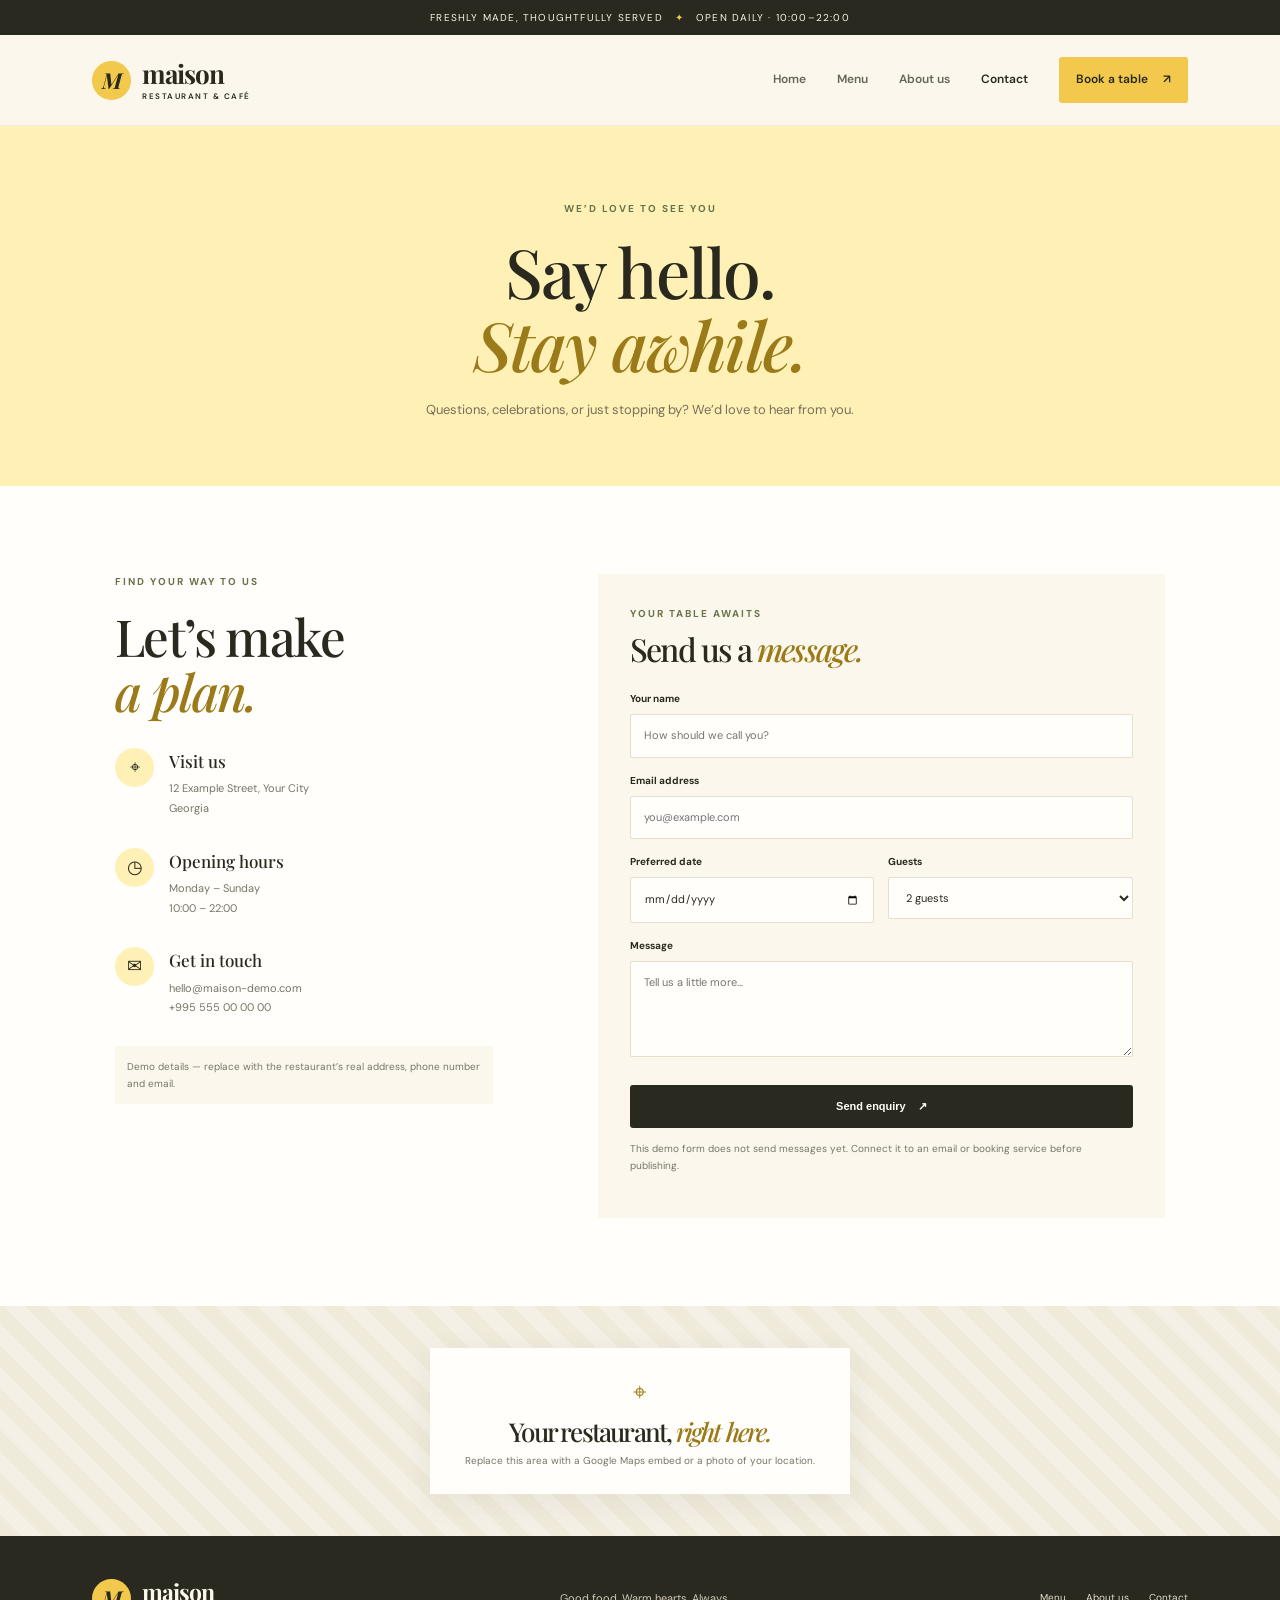
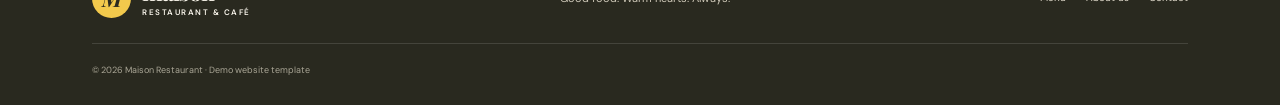
<file: contact.html>
<!DOCTYPE html>
<html lang="en">
<head><meta charset="UTF-8"><meta name="viewport" content="width=device-width, initial-scale=1.0"><meta name="description" content="Contact Maison Restaurant or enquire about a table."><title>Contact — Maison Restaurant</title><link rel="stylesheet" href="style.css"></head>
<body>
  <div class="topbar">Freshly made, thoughtfully served <span>✦</span> Open daily · 10:00–22:00</div>
  <header class="site-header"><a class="brand" href="index.html"><span class="brand-mark">M</span><span>maison<small>RESTAURANT & CAFÉ</small></span></a><button class="nav-toggle" aria-label="Open navigation" aria-expanded="false">☰</button><nav class="nav-links"><a href="index.html">Home</a><a href="menu.html">Menu</a><a href="about us.html">About us</a><a class="active" href="contact.html">Contact</a><a class="nav-cta" href="#reservation">Book a table <span>↗</span></a></nav></header>
  <main>
    <section class="page-hero"><p class="eyebrow">WE’D LOVE TO SEE YOU</p><h1>Say hello.<br><em>Stay awhile.</em></h1><p>Questions, celebrations, or just stopping by? We’d love to hear from you.</p><div class="page-hero-shape"></div></section>
    <section class="contact-layout section-pad" id="reservation">
      <div class="contact-details"><p class="eyebrow">FIND YOUR WAY TO US</p><h2>Let’s make<br><em>a plan.</em></h2><div class="contact-block"><span class="contact-icon">⌖</span><div><h3>Visit us</h3><p>12 Example Street, Your City<br>Georgia</p></div></div><div class="contact-block"><span class="contact-icon">◷</span><div><h3>Opening hours</h3><p>Monday – Sunday<br>10:00 – 22:00</p></div></div><div class="contact-block"><span class="contact-icon">✉</span><div><h3>Get in touch</h3><p>hello@maison-demo.com<br>+995 555 00 00 00</p></div></div><p class="contact-hint">Demo details — replace with the restaurant’s real address, phone number and email.</p></div>
      <form class="contact-form" id="contactForm"><p class="eyebrow">YOUR TABLE AWAITS</p><h2>Send us a <em>message.</em></h2><label for="name">Your name</label><input id="name" name="name" type="text" placeholder="How should we call you?" required><label for="email">Email address</label><input id="email" name="email" type="email" placeholder="you@example.com" required><div class="form-row"><div><label for="date">Preferred date</label><input id="date" name="date" type="date"></div><div><label for="guests">Guests</label><select id="guests" name="guests"><option>1 guest</option><option selected>2 guests</option><option>3 guests</option><option>4 guests</option><option>5+ guests</option></select></div></div><label for="message">Message</label><textarea id="message" name="message" rows="4" placeholder="Tell us a little more..."></textarea><button class="button button-dark form-submit" type="submit">Send enquiry <span>↗</span></button><p class="form-note">This demo form does not send messages yet. Connect it to an email or booking service before publishing.</p><p class="form-feedback" id="formFeedback" aria-live="polite"></p></form>
    </section>
    <section class="map-placeholder"><div><span>⌖</span><h2>Your restaurant, <em>right here.</em></h2><p>Replace this area with a Google Maps embed or a photo of your location.</p></div></section>
  </main>
  <footer class="site-footer"><a class="brand brand-footer" href="index.html"><span class="brand-mark">M</span><span>maison<small>RESTAURANT & CAFÉ</small></span></a><p>Good food. Warm hearts. Always.</p><div class="footer-links"><a href="menu.html">Menu</a><a href="about us.html">About us</a><a href="contact.html">Contact</a></div><small>© 2026 Maison Restaurant · Demo website template</small></footer><script src="script.js"></script>
</body></html>
</file>
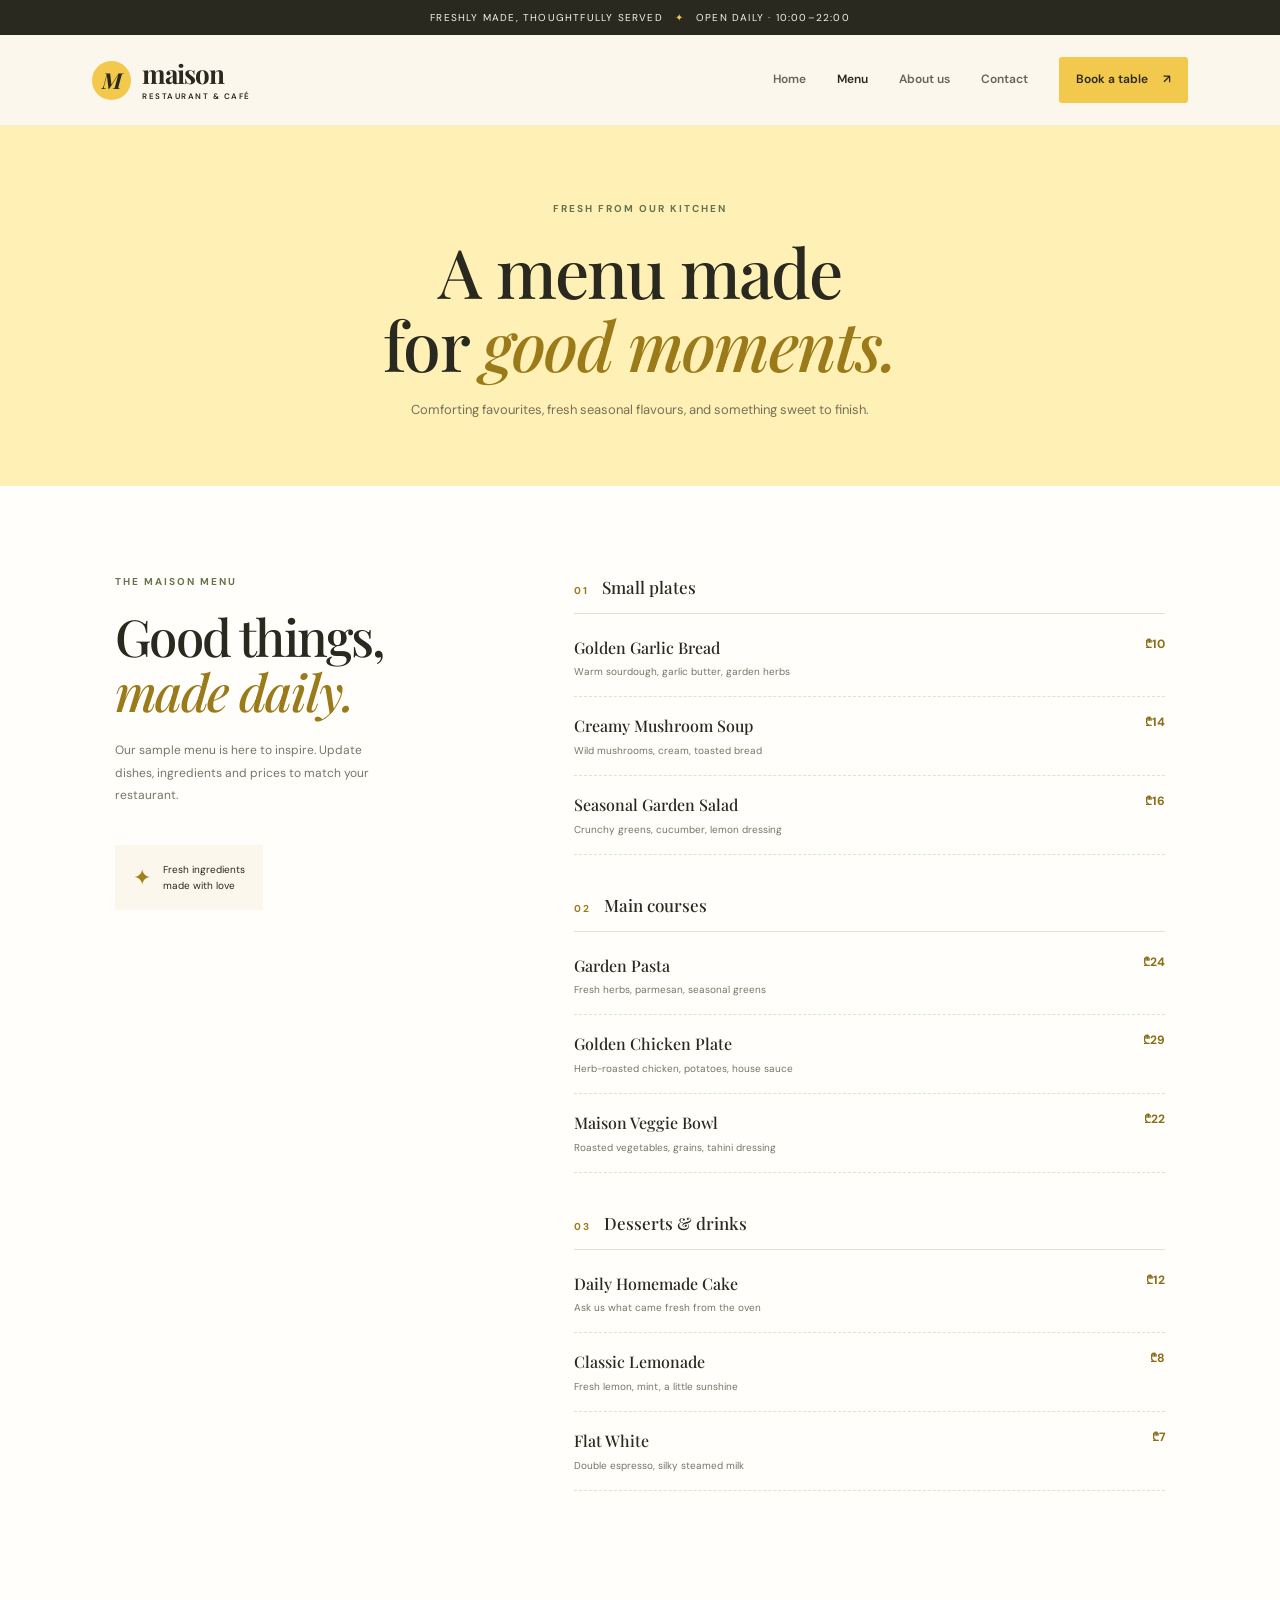
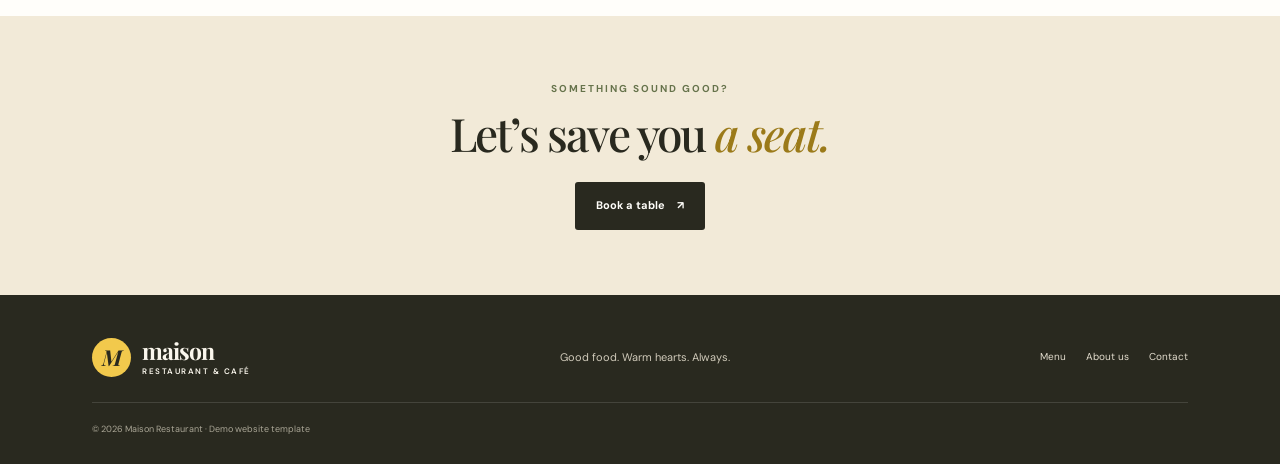
<file: menu.html>
<!DOCTYPE html>
<html lang="en">
<head><meta charset="UTF-8"><meta name="viewport" content="width=device-width, initial-scale=1.0"><meta name="description" content="Explore the Maison restaurant menu."><title>Menu — Maison Restaurant</title><link rel="stylesheet" href="style.css"></head>
<body>
  <div class="topbar">Freshly made, thoughtfully served <span>✦</span> Open daily · 10:00–22:00</div>
  <header class="site-header"><a class="brand" href="index.html"><span class="brand-mark">M</span><span>maison<small>RESTAURANT & CAFÉ</small></span></a><button class="nav-toggle" aria-label="Open navigation" aria-expanded="false">☰</button><nav class="nav-links"><a href="index.html">Home</a><a class="active" href="menu.html">Menu</a><a href="about us.html">About us</a><a href="contact.html">Contact</a><a class="nav-cta" href="contact.html#reservation">Book a table <span>↗</span></a></nav></header>
  <main>
    <section class="page-hero"><p class="eyebrow">FRESH FROM OUR KITCHEN</p><h1>A menu made<br>for <em>good moments.</em></h1><p>Comforting favourites, fresh seasonal flavours, and something sweet to finish.</p><div class="page-hero-shape"></div></section>
    <section class="menu-layout section-pad">
      <div class="menu-intro"><p class="eyebrow">THE MAISON MENU</p><h2>Good things,<br><em>made daily.</em></h2><p>Our sample menu is here to inspire. Update dishes, ingredients and prices to match your restaurant.</p><div class="menu-badge">✦ <span>Fresh ingredients<br>made with love</span></div></div>
      <div class="menu-list">
        <div class="menu-category"><h3>01 <span>Small plates</span></h3>
          <article class="menu-item"><div><h4>Golden Garlic Bread</h4><p>Warm sourdough, garlic butter, garden herbs</p></div><strong>₾10</strong></article>
          <article class="menu-item"><div><h4>Creamy Mushroom Soup</h4><p>Wild mushrooms, cream, toasted bread</p></div><strong>₾14</strong></article>
          <article class="menu-item"><div><h4>Seasonal Garden Salad</h4><p>Crunchy greens, cucumber, lemon dressing</p></div><strong>₾16</strong></article>
        </div>
        <div class="menu-category"><h3>02 <span>Main courses</span></h3>
          <article class="menu-item"><div><h4>Garden Pasta</h4><p>Fresh herbs, parmesan, seasonal greens</p></div><strong>₾24</strong></article>
          <article class="menu-item"><div><h4>Golden Chicken Plate</h4><p>Herb-roasted chicken, potatoes, house sauce</p></div><strong>₾29</strong></article>
          <article class="menu-item"><div><h4>Maison Veggie Bowl</h4><p>Roasted vegetables, grains, tahini dressing</p></div><strong>₾22</strong></article>
        </div>
        <div class="menu-category"><h3>03 <span>Desserts & drinks</span></h3>
          <article class="menu-item"><div><h4>Daily Homemade Cake</h4><p>Ask us what came fresh from the oven</p></div><strong>₾12</strong></article>
          <article class="menu-item"><div><h4>Classic Lemonade</h4><p>Fresh lemon, mint, a little sunshine</p></div><strong>₾8</strong></article>
          <article class="menu-item"><div><h4>Flat White</h4><p>Double espresso, silky steamed milk</p></div><strong>₾7</strong></article>
        </div>
      </div>
    </section>
    <section class="menu-cta"><p class="eyebrow">SOMETHING SOUND GOOD?</p><h2>Let’s save you <em>a seat.</em></h2><a class="button button-dark" href="contact.html#reservation">Book a table <span>↗</span></a></section>
  </main>
  <footer class="site-footer"><a class="brand brand-footer" href="index.html"><span class="brand-mark">M</span><span>maison<small>RESTAURANT & CAFÉ</small></span></a><p>Good food. Warm hearts. Always.</p><div class="footer-links"><a href="menu.html">Menu</a><a href="about us.html">About us</a><a href="contact.html">Contact</a></div><small>© 2026 Maison Restaurant · Demo website template</small></footer><script src="script.js"></script>
</body></html>
</file>
<file: style.css>
@import url('https://fonts.googleapis.com/css2?family=DM+Sans:wght@400;500;600;700&family=Playfair+Display:ital,wght@0,500;0,600;0,700;1,500;1,600&display=swap');

:root{--cream:#fbf7ed;--cream-deep:#f2ead8;--yellow:#f2c94c;--yellow-light:#fff0b5;--ink:#29291f;--muted:#777568;--white:#fffefa;--line:#e7dfcd;--green:#66734b}
*{box-sizing:border-box;margin:0;padding:0}
html{scroll-behavior:smooth}
body{font-family:'DM Sans',sans-serif;background:var(--cream);color:var(--ink);line-height:1.6}
a{color:inherit;text-decoration:none}
img{display:block;max-width:100%;width:100%;object-fit:cover}
.topbar{min-height:35px;background:var(--ink);color:#f9f4e7;display:flex;align-items:center;justify-content:center;gap:12px;font-size:10px;letter-spacing:.12em;text-transform:uppercase;padding:7px 18px;text-align:center}
.topbar span{color:var(--yellow)}
.site-header{height:91px;padding:0 7.2%;display:flex;align-items:center;justify-content:space-between;background:var(--cream);position:relative;z-index:10;border-bottom:1px solid rgba(41,41,31,.06)}
.brand{display:flex;align-items:center;gap:11px;font-family:'Playfair Display',serif;font-size:26px;font-weight:700;letter-spacing:-1px;line-height:1}
.brand-mark{width:39px;height:39px;display:grid;place-items:center;border-radius:50%;background:var(--yellow);font-size:22px;font-style:italic}
.brand small{display:block;font-family:'DM Sans',sans-serif;font-size:8px;letter-spacing:.19em;font-weight:600;margin-top:5px}
.nav-links{display:flex;align-items:center;gap:31px;font-size:12px;font-weight:600}
.nav-links>a:not(.nav-cta){color:#666557;transition:color .2s}
.nav-links>a:hover,.nav-links>a.active{color:var(--ink)}
.nav-cta{background:var(--yellow);padding:13px 17px;border-radius:3px;color:var(--ink)}
.nav-cta span,.button span{padding-left:12px}
.nav-toggle{display:none;border:0;background:none;font-size:25px;cursor:pointer}
.hero{min-height:615px;padding:72px 7.2% 82px;display:grid;grid-template-columns:1fr 1.02fr;align-items:center;gap:6%;position:relative;overflow:hidden}
.hero-copy{padding:5px 0 0;position:relative;z-index:2}
.eyebrow{font-size:10px;letter-spacing:.2em;font-weight:700;color:var(--green);margin-bottom:19px}
.eyebrow span{display:inline-block;width:21px;height:2px;background:var(--yellow);vertical-align:middle;margin-right:8px}
h1,h2{font-family:'Playfair Display',serif;font-weight:500;line-height:1.08;letter-spacing:-1.8px}
.hero h1{font-size:clamp(50px,5.6vw,79px)}
h1 em,h2 em,.about-banner em{font-weight:500;color:#9b7a19}
.hero-text{max-width:390px;color:var(--muted);font-size:14px;line-height:1.9;margin:23px 0 27px}
.hero-actions{display:flex;align-items:center;gap:27px}
.button{display:inline-flex;align-items:center;justify-content:center;padding:15px 21px;font-size:11px;font-weight:700;border-radius:3px;transition:transform .2s,background .2s}
.button:hover{transform:translateY(-2px)}
.button-dark{background:var(--ink);color:var(--white)}
.button-dark:hover{background:#464638}
.button-light{background:var(--yellow);color:var(--ink)}
.text-link{font-size:11px;font-weight:700;border-bottom:1px solid var(--yellow);padding-bottom:5px}
.text-link span{padding-left:10px}
.hero-note{display:flex;align-items:center;gap:13px;margin-top:54px}
.avatar-stack{display:flex;align-items:center}
.avatar-stack span{width:29px;height:29px;border-radius:50%;background:var(--yellow-light);border:2px solid var(--cream);display:grid;place-items:center;font-size:12px;color:#987b2a;margin-right:-7px}
.avatar-stack span:nth-child(2){background:#e5dfc8}.avatar-stack span:nth-child(3){background:#d6ddc6}
.hero-note p{font-size:11px;line-height:1.45}.hero-note small{color:var(--muted);font-size:10px}
.hero-visual{position:relative;min-width:0}
.hero-visual>img{height:470px;border-radius:48% 48% 5px 5px;object-fit:cover;object-position:center}
.floating-card{position:absolute;left:-38px;bottom:60px;background:var(--white);padding:16px 19px;display:flex;align-items:center;gap:12px;box-shadow:0 12px 35px #39301a12;border-radius:4px}
.sun-icon{width:38px;height:38px;border-radius:50%;display:grid;place-items:center;background:var(--yellow-light);font-size:22px;color:#a18018}
.floating-card strong,.floating-card small{display:block;font-size:11px}.floating-card small{font-size:10px;color:var(--muted);margin-top:3px}
.image-caption{position:absolute;bottom:0;right:0;transform:translateY(50%);background:var(--yellow);padding:12px 18px;font-size:10px;font-weight:600}
.image-caption span{margin:0 8px}
.hero-decor{position:absolute;color:var(--yellow);font-size:43px}.decor-one{top:54px;right:46%;opacity:.7}.decor-two{bottom:45px;right:4%;font-size:25px}
.section-pad{padding:88px 9%}
.welcome{display:grid;grid-template-columns:1fr .8fr;gap:10%;align-items:center;background:var(--white)}
.section-heading h2,.section-top h2,.story-copy h2,.menu-intro h2,.contact-details h2{font-size:clamp(34px,4vw,51px)}
.welcome-copy{font-size:13px;line-height:2;color:var(--muted);max-width:440px}
.featured{padding-top:88px;padding-bottom:100px}
.section-top{display:flex;justify-content:space-between;align-items:end;margin-bottom:35px}
.section-top .eyebrow{margin-bottom:12px}
.food-grid{display:grid;grid-template-columns:repeat(3,1fr);gap:22px}
.food-card{background:var(--white);padding:10px 10px 0;border:1px solid #eee7d8}
.food-card img{height:225px}
.food-info{display:flex;justify-content:space-between;gap:10px;padding:17px 7px 20px}
.food-info h3{font-family:'Playfair Display',serif;font-size:18px;font-weight:500}
.food-info p{font-size:10px;color:var(--muted);margin-top:6px;line-height:1.6}
.food-info strong{font-size:13px;white-space:nowrap;color:#8a6d17}
.quote-band{background:var(--yellow-light);text-align:center;padding:62px 20px}
.quote-star{font-size:27px;color:#9b7a19}
.quote-band p{font-family:'Playfair Display',serif;font-size:clamp(25px,3.3vw,39px);margin:8px 0 15px}
.quote-band small{font-size:9px;letter-spacing:.2em;color:#71602c}
.visit{display:flex;justify-content:space-between;align-items:center;gap:25px;background:var(--cream-deep)}
.visit h2{font-size:clamp(38px,4vw,53px)}
.visit>div>p:last-child{font-size:12px;color:var(--muted);margin-top:17px}
.site-footer{padding:43px 7.2% 28px;display:flex;align-items:center;justify-content:space-between;gap:25px;flex-wrap:wrap;background:var(--ink);color:var(--cream)}
.brand-footer{font-size:23px}.brand-footer .brand-mark{color:var(--ink)}
.site-footer>p{font-size:11px;color:#d0caba}
.footer-links{display:flex;gap:20px;font-size:10px;color:#e3ddce}
.site-footer>small{width:100%;padding-top:19px;border-top:1px solid #ffffff20;font-size:9px;color:#aaa696}
.page-hero{min-height:320px;text-align:center;padding:75px 20px 65px;position:relative;overflow:hidden;background:var(--yellow-light)}
.page-hero .eyebrow{margin-bottom:17px}
.page-hero h1{font-size:clamp(44px,5.5vw,68px)}
.page-hero>p:not(.eyebrow){max-width:480px;margin:19px auto 0;color:#77705a;font-size:13px}
.page-hero-shape{position:absolute;right:13%;top:60px;font-size:58px;color:#e6c65b;opacity:.7}
.menu-layout{display:grid;grid-template-columns:.75fr 1.25fr;gap:10%;background:var(--white)}
.menu-intro{position:sticky;top:30px;align-self:start}
.menu-intro>p:not(.eyebrow){font-size:12px;line-height:1.9;color:var(--muted);margin-top:20px;max-width:280px}
.menu-badge{display:inline-flex;align-items:center;gap:12px;margin-top:38px;background:var(--cream);padding:15px 18px;color:#a18018;font-size:22px}
.menu-badge span{font-size:10px;line-height:1.6;color:var(--ink)}
.menu-category{margin-bottom:37px}
.menu-category h3{font-size:10px;letter-spacing:.15em;color:#9b7a19;padding-bottom:12px;border-bottom:1px solid var(--line);margin-bottom:5px}
.menu-category h3 span{color:var(--ink);font-size:17px;letter-spacing:0;font-family:'Playfair Display',serif;margin-left:10px;font-weight:500}
.menu-item{display:flex;justify-content:space-between;gap:18px;padding:16px 0;border-bottom:1px dashed var(--line)}
.menu-item h4{font-family:'Playfair Display',serif;font-size:16px;font-weight:500}
.menu-item p{font-size:10px;color:var(--muted);margin-top:4px}
.menu-item strong{font-size:12px;color:#8a6d17;white-space:nowrap}
.menu-cta{text-align:center;background:var(--cream-deep);padding:65px 20px}
.menu-cta .eyebrow{margin-bottom:12px}.menu-cta h2{font-size:clamp(32px,4vw,46px);margin-bottom:24px}
.story{display:grid;grid-template-columns:1fr 1fr;gap:9%;align-items:center;background:var(--white)}
.story-image{position:relative;padding:0 25px 25px 0}
.story-image:before{content:"";position:absolute;inset:25px 0 0 25px;background:var(--yellow-light);z-index:0}
.story-image img{position:relative;z-index:1;height:430px}
.image-sticker{position:absolute;z-index:2;right:-10px;bottom:0;width:94px;height:94px;border-radius:50%;background:var(--yellow);display:grid;place-items:center;text-align:center;font-family:'Playfair Display',serif;font-size:16px;line-height:1.25;transform:rotate(8deg)}
.story-copy>p:not(.eyebrow){font-size:12px;line-height:2;color:var(--muted);margin-top:18px}
.story-copy .text-link{display:inline-block;margin-top:25px}
.values{background:var(--cream)}
.value-grid{display:grid;grid-template-columns:repeat(3,1fr);gap:35px;margin-top:45px}
.value-grid article{padding:28px;background:var(--white);border-top:3px solid var(--yellow)}
.value-grid article>span{font-size:25px;color:#a18018}
.value-grid h3{font-family:'Playfair Display',serif;font-size:20px;font-weight:500;margin:14px 0 8px}
.value-grid p{font-size:11px;color:var(--muted);line-height:1.9}
.about-banner{padding:62px 9%;display:flex;align-items:center;justify-content:space-between;gap:20px;background:var(--ink);color:var(--cream)}
.about-banner>p{font-family:'Playfair Display',serif;font-size:clamp(30px,4vw,48px);line-height:1.2}
.contact-layout{display:grid;grid-template-columns:.8fr 1.2fr;gap:10%;align-items:start;background:var(--white)}
.contact-details>p:not(.eyebrow){font-size:12px;color:var(--muted)}
.contact-block{display:flex;gap:15px;margin-top:29px}
.contact-icon{width:39px;height:39px;flex-shrink:0;display:grid;place-items:center;background:var(--yellow-light);border-radius:50%;font-size:18px}
.contact-block h3{font-family:'Playfair Display',serif;font-size:17px;font-weight:500}
.contact-block p{font-size:11px;color:var(--muted);line-height:1.8;margin-top:4px}
.contact-details .contact-hint{font-size:10px!important;line-height:1.7;background:var(--cream);padding:12px;margin-top:28px}
.contact-form{background:var(--cream);padding:32px}
.contact-form .eyebrow{margin-bottom:10px}
.contact-form h2{font-size:32px;margin-bottom:25px}
.contact-form label{display:block;font-size:10px;font-weight:700;margin:15px 0 7px}
.contact-form input,.contact-form select,.contact-form textarea{width:100%;padding:12px 13px;border:1px solid var(--line);background:var(--white);font:inherit;font-size:11px;color:var(--ink);border-radius:2px;outline:none}
.contact-form input:focus,.contact-form select:focus,.contact-form textarea:focus{border-color:#c6a534}
.contact-form textarea{resize:vertical}
.form-row{display:grid;grid-template-columns:1fr 1fr;gap:14px}
.form-submit{border:0;cursor:pointer;margin-top:20px;width:100%}
.form-note,.form-feedback{font-size:10px;color:var(--muted);line-height:1.7;margin-top:12px}
.form-feedback{color:var(--green);font-weight:600}
.map-placeholder{min-height:230px;display:grid;place-items:center;text-align:center;background:repeating-linear-gradient(45deg,#f0eadb,#f0eadb 15px,#f5f0e5 15px,#f5f0e5 30px);padding:40px 20px}
.map-placeholder>div{background:var(--white);padding:25px 35px;max-width:440px;box-shadow:0 8px 30px #302b1710}
.map-placeholder span{font-size:24px;color:#a18018}
.map-placeholder h2{font-size:26px;margin:7px 0}
.map-placeholder p{font-size:10px;color:var(--muted)}
@media(max-width:900px){.site-header{padding:0 5%;height:78px}.nav-links{gap:16px}.hero{padding:55px 6%;gap:5%}.hero-visual>img{height:400px}.section-pad{padding:70px 6%}.food-card img{height:175px}.menu-layout,.contact-layout{gap:6%}.story{gap:6%}.story-image img{height:380px}}
@media(max-width:700px){.topbar{font-size:8px;letter-spacing:.07em}.site-header{height:73px}.brand{font-size:23px}.nav-toggle{display:block}.nav-links{display:none;position:absolute;left:0;right:0;top:73px;padding:20px 6% 25px;background:var(--cream);border-bottom:1px solid var(--line);flex-direction:column;align-items:stretch;gap:0;box-shadow:0 15px 20px #0000000a}.nav-links.open{display:flex}.nav-links>a{padding:12px 0}.nav-links .nav-cta{padding:13px 15px;text-align:center;margin-top:7px}.hero{grid-template-columns:1fr;padding:48px 7% 65px;gap:48px}.hero h1{font-size:clamp(53px,13vw,75px)}.hero-text{font-size:13px}.hero-note{margin-top:35px}.hero-visual{margin:0 8%}.hero-visual>img{height:380px}.floating-card{left:-24px;bottom:45px;padding:12px}.image-caption{font-size:8px}.decor-one{right:7%;top:30px}.decor-two{right:2%;bottom:30px}.welcome{grid-template-columns:1fr;gap:24px}.section-pad{padding:60px 7%}.section-top{align-items:start;gap:20px;flex-direction:column}.food-grid{grid-template-columns:1fr;gap:18px}.food-card img{height:245px}.food-info h3{font-size:20px}.food-info p{font-size:11px}.visit{align-items:start;flex-direction:column}.site-footer{padding:38px 7%;gap:20px}.site-footer>p{width:100%;order:2}.footer-links{order:3}.site-footer>small{order:4}.page-hero{padding:65px 7%;min-height:290px}.page-hero-shape{right:5%;top:22px;font-size:35px}.menu-layout,.story,.contact-layout{grid-template-columns:1fr;gap:45px}.menu-intro{position:static}.menu-intro>p:not(.eyebrow){max-width:430px}.menu-badge{margin-top:22px}.menu-category h3 span{font-size:16px}.story-image{margin:0 10px 0 0}.story-image img{height:350px}.story-copy{padding-bottom:5px}.value-grid{grid-template-columns:1fr;gap:15px;margin-top:30px}.value-grid article{padding:24px}.about-banner{align-items:start;flex-direction:column;padding:50px 7%}.contact-form{padding:25px 20px}.form-row{grid-template-columns:1fr;gap:0}.map-placeholder>div{padding:22px 18px}}
@media(prefers-reduced-motion:reduce){html{scroll-behavior:auto}*,*::before,*::after{transition:none!important}}
</file>
